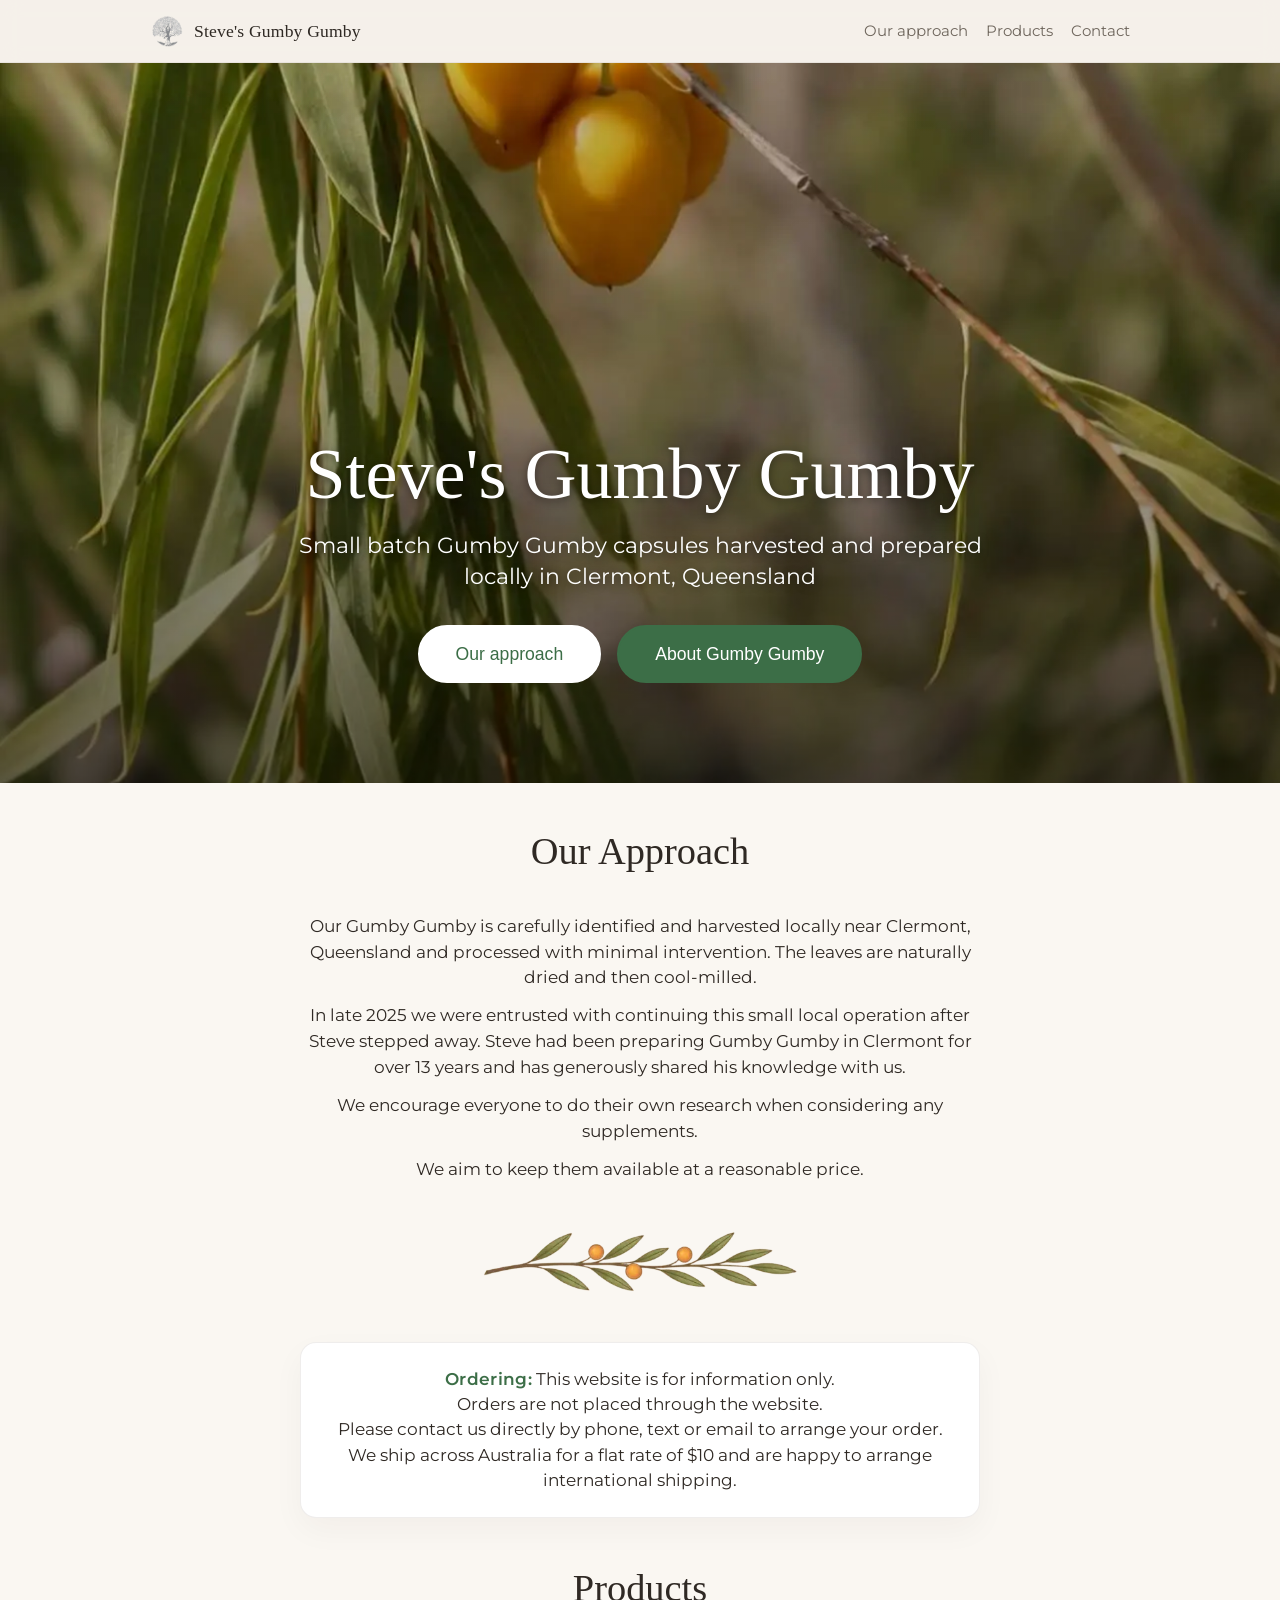
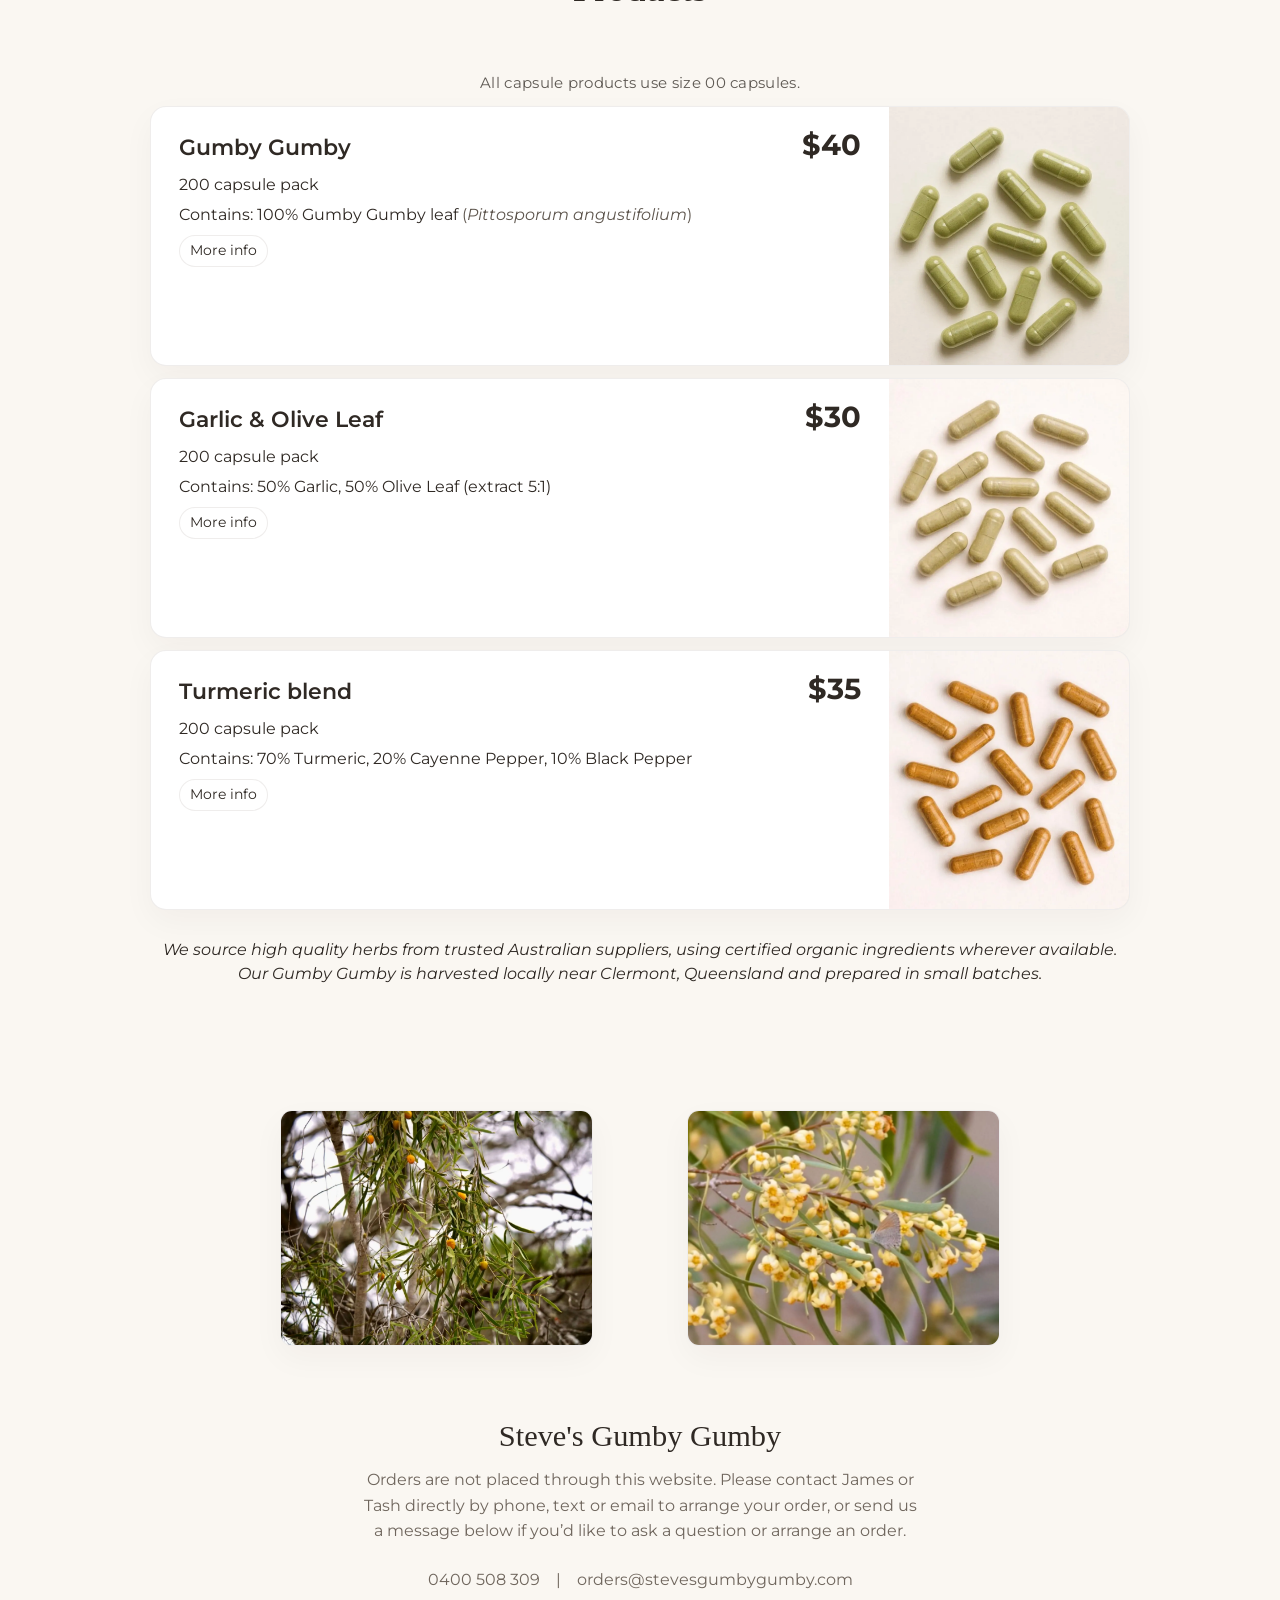
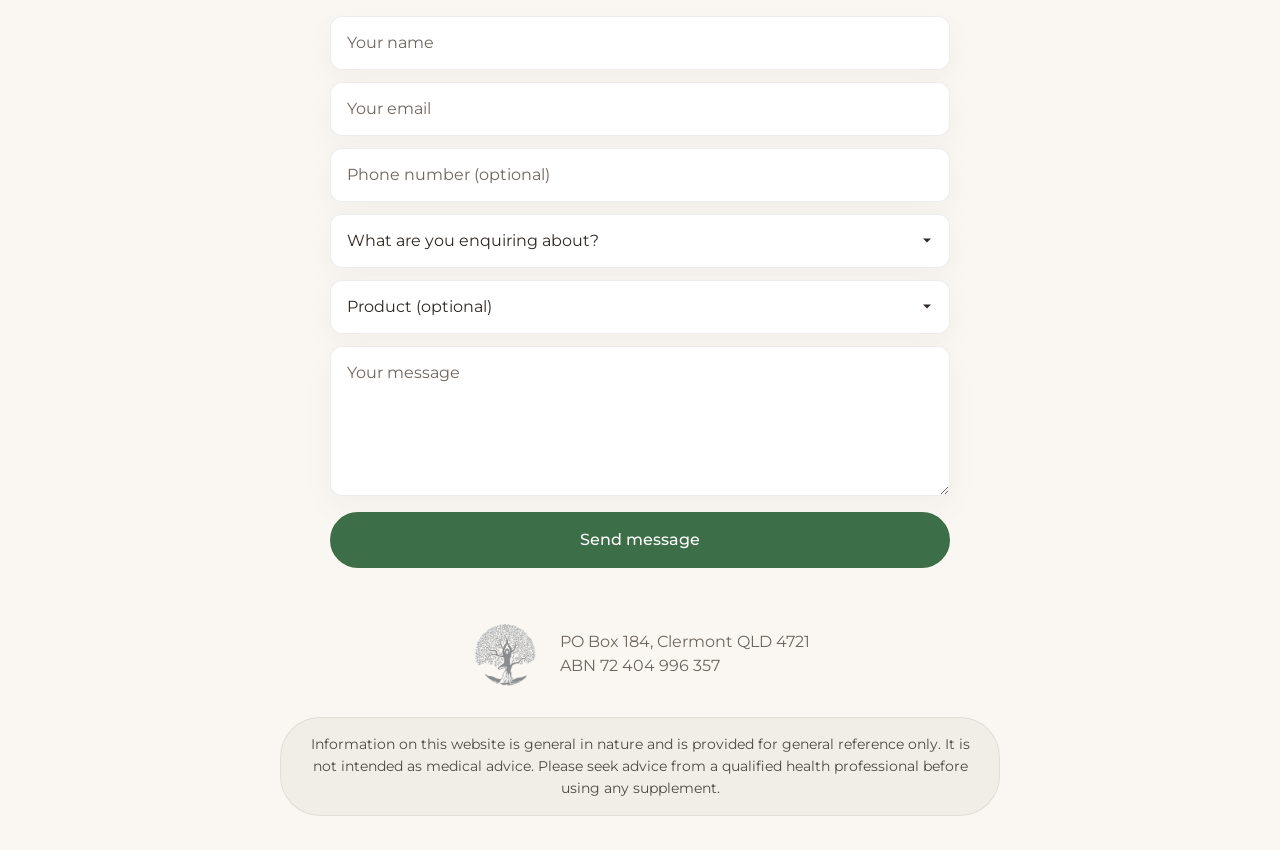
<file: index.html>
<!DOCTYPE html>
<html lang="en">

<head>
<meta charset="UTF-8" />
<!-- Google tag (gtag.js) -->
<script async src="https://www.googletagmanager.com/gtag/js?id=G-RG7TG7MCJ2"></script>
<script>
  window.dataLayer = window.dataLayer || [];
  function gtag(){dataLayer.push(arguments);}
  gtag('js', new Date());

  gtag('config', 'G-RG7TG7MCJ2');
</script>
<!-- umami tag -->
<script defer src="https://cloud.umami.is/script.js" data-website-id="03a95c8d-c876-46a6-98cc-812f60736de4"></script>
<meta name="viewport" content="width=device-width, initial-scale=1.0" />
<title>Gumby Gumby Capsules - Steve's Gumby Gumby Australia</title>
<meta name="description"
  content="Gumby Gumby capsules made from 100% Gumby Gumby leaf (Pittosporum angustifolium), a native Australian bushfood, prepared in Clermont Queensland." />
<meta name="author" content="Steve's Gumby Gumby" />
<meta name="google-site-verification" content="NRbT7FtsJwof7ALLgpfnWnp4af-YBBJ0Q4hUIQhBTkg" />
<meta property="og:title" content="Steve's Gumby Gumby | Gumby Gumby Capsules Australia" />
<meta property="og:description"
  content="Small-batch Gumby Gumby capsules and herbal blends from Clermont, Queensland." />
<meta property="og:type" content="website" />
<meta property="og:site_name" content="Steve's Gumby Gumby" />
<meta name="robots" content="index, follow" />
<meta property="og:url" content="https://stevesgumbygumby.com" />
<meta property="og:image" content="https://stevesgumbygumby.com/images/gumby-leaves-hero.webp" />
<link rel="canonical" href="https://stevesgumbygumby.com" />
<link rel="icon" type="image/png" href="images/logo.webp" />
<link rel="preconnect" href="https://fonts.googleapis.com" />
<link rel="preconnect" href="https://fonts.gstatic.com" crossorigin />
<link href="https://fonts.googleapis.com/css2?family=Montserrat:ital,wght@0,400;0,500;0,600;0,700;1,400&amp;display=swap"
  rel="stylesheet" />
<style>
  .skip-link,
  .sr-only {
    position: absolute;
  }

  .skip-link {
    left: 16px;
    top: 16px;
    z-index: 100;
    padding: 10px 14px;
    border-radius: 10px;
    background: #3c6e47;
    color: #fff;
    transform: translateY(-200%);
    transition: transform 0.2s ease;
  }

  .skip-link:focus {
    transform: translateY(0);
  }

  .sr-only {
    width: 1px;
    height: 1px;
    padding: 0;
    margin: -1px;
    overflow: hidden;
    clip: rect(0, 0, 0, 0);
    white-space: nowrap;
    border: 0;
  }
</style>
<link rel="stylesheet" href="main.css" />

<script type="application/ld+json">
{
  "@context": "https://schema.org",
  "@type": "ItemList",
  "itemListElement": [
    {
      "@type": "ListItem",
      "position": 1,
      "item": {
        "@type": "Product",
        "availability": "https://schema.org/InStock",
        "name": "Gumby Gumby capsules",
        "image": "https://stevesgumbygumby.com/images/premium-gumby-gumby.webp",
        "description": "200 capsule pack containing 100% Gumby Gumby leaf (Pittosporum angustifolium).",
        "brand": {
          "@type": "Brand",
          "name": "Steve's Gumby Gumby"
        },
        "offers": {
          "@type": "Offer",
          "priceCurrency": "AUD",
          "price": "40.00",
          "availability": "https://schema.org/InStock"
        }
      }
    },
    {
      "@type": "ListItem",
      "position": 2,
      "item": {
        "@type": "Product",
        "availability": "https://schema.org/InStock",
        "name": "Garlic & Olive Leaf blend capsules",
        "image": "https://stevesgumbygumby.com/images/immune-boost.webp",
        "description": "200 capsule pack containing 50% Garlic, 50% Olive Leaf.",
        "brand": {
          "@type": "Brand",
          "name": "Steve's Gumby Gumby"
        },
        "offers": {
          "@type": "Offer",
          "priceCurrency": "AUD",
          "price": "30.00",
          "availability": "https://schema.org/InStock"
        }
      }
    },
    {
      "@type": "ListItem",
      "position": 3,
      "item": {
        "@type": "Product",
        "availability": "https://schema.org/InStock",
        "name": "Turmeric blend capsules",
        "image": "https://stevesgumbygumby.com/images/arthritis-mix.webp",
        "description": "200 capsule pack containing 70% Turmeric, 20% Cayenne Pepper, 10% Black Pepper.",
        "brand": {
          "@type": "Brand",
          "name": "Steve's Gumby Gumby"
        },
        "offers": {
          "@type": "Offer",
          "priceCurrency": "AUD",
          "price": "35.00",
          "availability": "https://schema.org/InStock"
        }
      }
    }
  ]
}
</script>
</head>

<body id="top">
  <a class="skip-link" href="#main-content">Skip to content</a>
  <header class="topbar">
    <div class="container topbar-inner">
      <a class="brand" href="#top">
        <img src="images/logo.webp" alt="Steve's Gumby Gumby logo" class="logo">
        Steve's Gumby Gumby
      </a>
      <nav class="nav" aria-label="Primary">
        <a href="#approach">Our approach</a>
        <a href="#products">Products</a>
        <a href="#contact">Contact</a>
      </nav>
    </div>
  </header>

  <main id="main-content">
    <section class="hero-section">
      <div class="hero-bg">
        <img src="images/gumby-leaves-hero.webp" alt="Fresh Gumby Gumby leaves from Clermont, Queensland" />
      </div>
      <div class="hero-content">
        <h1>Steve's Gumby Gumby</h1>
        <p class="subheading">Small batch Gumby Gumby capsules harvested and prepared locally in Clermont, Queensland</p>
        <div class="hero-buttons">
          <a href="#approach" class="btn btn-secondary">Our approach</a>
          <a href="/gumby/" class="btn btn-primary">About Gumby Gumby</a>
        </div>
      </div>
    </section>

    <section class="section" id="approach">
      <div class="container">
        <h2 class="section-title">Our Approach</h2>
        <div class="approach">
          <p>Our Gumby Gumby is carefully identified and harvested locally near Clermont, Queensland and processed with minimal
            intervention. The leaves are naturally dried and then cool-milled.</p>
          <p>In late 2025 we were entrusted with continuing this small local operation after Steve stepped away.
            Steve had been preparing Gumby Gumby in Clermont for over 13 years and has generously shared his knowledge with us.
          </p>
          <p>We encourage everyone to do their own research when considering any supplements.</p>
          <p>We aim to keep them available at a reasonable price.</p>
        </div>

        <div class="gumby-divider">
          <img src="images/leaf-divider.webp" alt="Gumby Gumby botanical divider" loading="lazy">
        </div>
      </div>
    </section>

    <section class="section hero-info">
      <div class="container">
        <div class="ordering-note">
          <strong>Ordering:</strong> This website is for information only.<br>Orders are not placed through the website.<br>Please contact us directly by phone, text or email to arrange your order.
          <br>We ship across Australia for a flat rate of $10 and are happy to arrange international shipping.
        </div>
      </div>
    </section>

    <section class="section" id="products">
      <div class="container products">
        <h2 class="section-title">Products</h2>
        <p class="product-meta">
          All capsule products use size 00 capsules.
        </p>
        <!-- PRODUCT 1: Gumby Gumby -->
        <div class="flip-card" data-flip-card>
          <div class="flip-card-inner">
            <div class="flip-card-face flip-card-front">
              <div class="product-copy">
                <div class="product-top">
                  <h3>Gumby Gumby</h3>
                  <div class="price">$40</div>
                </div>
                <div class="pack">200 capsule pack</div>
                <div class="ingredients">Contains: 100% Gumby Gumby leaf <span class="latin">(<em>Pittosporum angustifolium</em>)</span></div>
                <button class="flip-toggle" type="button" data-flip-toggle data-umami-event="Gumby Gumby More Info" aria-label="Show more info about Gumby Gumby">More info</button>
              </div>
              <div class="product-image">
                <img src="images/premium-gumby-gumby.webp" alt="Gumby Gumby capsules" loading="lazy" />
              </div>
            </div>
            <div class="flip-card-face flip-card-back">
              <div class="product-copy back-copy">
                <h3>Gumby Gumby</h3>
                <p><em>Gumby Gumby is a native Australian plant with a long history of use in traditional Aboriginal bush medicine. People are drawn to it for many different reasons, and some choose to include it as part of their personal approach to wellbeing.</em></p>
                <button class="flip-toggle" type="button" data-flip-toggle data-umami-event="Gumby Gumby Back" aria-label="Back to product info">Back</button>
              </div>
            </div>
          </div>
        </div>

        <!-- PRODUCT 2: Garlic & Olive Leaf -->
        <div class="flip-card" data-flip-card>
          <div class="flip-card-inner">
            <div class="flip-card-face flip-card-front">
              <div class="product-copy">
                <div class="product-top">
                  <h3>Garlic & Olive Leaf</h3>
                  <div class="price">$30</div>
                </div>
                <div class="pack">200 capsule pack</div>
                <div class="ingredients">Contains: 50% Garlic, 50% Olive Leaf (extract 5:1)</div>
                <button class="flip-toggle" type="button" data-flip-toggle data-umami-event="Garlic Olive Leaf More Info" aria-label="Show more info about Garlic & Olive Leaf">More info</button>
              </div>
              <div class="product-image">
                <img src="images/immune-boost.webp" alt="Garlic and Olive Leaf capsules" loading="lazy" />
              </div>
            </div>
            <div class="flip-card-face flip-card-back">
              <div class="product-copy back-copy">
                <h3>Garlic & Olive Leaf</h3>
                <p><em>A blend of garlic and olive leaf, two herbs that have long been included in a wide range of traditional preparations. Many people keep this combination on hand for their own reasons and prefer to have it available when needed.</em></p>
                <button class="flip-toggle" type="button" data-flip-toggle data-umami-event="Garlic Olive Leaf Back" aria-label="Back to product info">Back</button>
              </div>
            </div>
          </div>
        </div>

        <!-- PRODUCT 3: Turmeric blend -->
        <div class="flip-card" data-flip-card>
          <div class="flip-card-inner">
            <div class="flip-card-face flip-card-front">
              <div class="product-copy">
                <div class="product-top">
                  <h3>Turmeric blend</h3>
                  <div class="price">$35</div>
                </div>
                <div class="pack">200 capsule pack</div>
                <div class="ingredients">Contains: 70% Turmeric, 20% Cayenne Pepper, 10% Black Pepper</div>
                <button class="flip-toggle" type="button" data-flip-toggle data-umami-event="Turmeric Blend More Info" aria-label="Show more info about Turmeric blend">More info</button>
              </div>
              <div class="product-image">
                <img src="images/arthritis-mix.webp" alt="Turmeric blend capsules" loading="lazy" />
              </div>
            </div>
            <div class="flip-card-face flip-card-back">
              <div class="product-copy back-copy">
                <h3>Turmeric blend</h3>
                <p><em>A traditional style blend combining turmeric, cayenne and black pepper, herbs that have often been prepared together in many herbal formulas. This blend is commonly chosen by those familiar with these ingredients and their traditional uses.</em></p>
                <button class="flip-toggle" type="button" data-flip-toggle data-umami-event="Turmeric Blend Back" aria-label="Back to product info">Back</button>
              </div>
            </div>
          </div>
        </div>

        <p class="organic" style="text-align:center;"><em>We source high quality herbs from trusted Australian suppliers, using certified organic ingredients wherever available.
        <br>Our Gumby Gumby is harvested locally near Clermont, Queensland and prepared in small batches.</em></p>
      </div>
    </section>

    <section class="section" id="gallery">
      <div class="container">
        <div class="gallery-grid">
          <figure class="gallery-card">
            <div class="gallery-media">
              <img src="images/gumby-tree.webp"
                alt="Gumby Gumby tree (Pittosporum angustifolium) growing in Queensland, Australia" loading="lazy" />
            </div>
          </figure>
          <figure class="gallery-card">
            <div class="gallery-media">
              <img src="images/gumby-leaves.webp" alt="Harvested Gumby Gumby leaves" loading="lazy" />
            </div>
          </figure>
        </div>
      </div>
    </section>

<section class="contact" id="contact">
  <div class="container">
    <div class="contact-brand">Steve's Gumby Gumby</div>

    <div class="contact-meta" style="max-width: 600px; margin: 6px auto 24px; padding: 0 20px; line-height: 1.6;">
  Orders are not placed through this website. Please contact James or Tash directly by phone, text or email to arrange your order, or send us a message below if you’d like to ask a question or arrange an order.
</div>

    <div class="contact-links">
      <a href="tel:0400508309" data-umami-event="Phone Click">0400 508 309</a>
      <span>|</span>
      <a href="mailto:orders@stevesgumbygumby.com" data-umami-event="Email Click">orders@stevesgumbygumby.com</a>
      </div>

<form
  class="contact-form"
  action="https://formspree.io/f/mojpvykn"
  method="POST"
  onsubmit="handleContactSubmit(event)"
>
  <input type="hidden" name="source" value="homepage">
  <input type="hidden" name="_subject" value="New website enquiry - Steve's Gumby Gumby">
  <input type="hidden" name="_replyto">

  <label class="sr-only" for="contact-name">Your name</label>
  <input
    id="contact-name"
    type="text"
    name="name"
    placeholder="Your name"
    autocomplete="name"
    required
    data-umami-event="Contact Form Started"
  >

  <label class="sr-only" for="contact-email">Your email</label>
  <input
    id="contact-email"
    type="email"
    name="email"
    placeholder="Your email"
    autocomplete="email"
    required
    data-umami-event="Contact Email Field Used"
  >

  <label class="sr-only" for="contact-phone">Phone number (optional)</label>
  <input
    id="contact-phone"
    type="text"
    name="phone"
    placeholder="Phone number (optional)"
    autocomplete="tel"
  >

  <label class="sr-only" for="enquiry_type">What are you enquiring about?</label>
  <select
    name="enquiry_type"
    id="enquiry_type"
    required
    data-umami-event="Enquiry Type Selected"
  >
    <option value="">What are you enquiring about?</option>
    <option value="Placing an order">Placing an order</option>
    <option value="Product question">Product question</option>
    <option value="General enquiry">General enquiry</option>
  </select>

  <label class="sr-only" for="product">Product (optional)</label>
  <select
    name="product"
    id="product"
    data-umami-event="Product Selected"
  >
    <option value="">Product (optional)</option>
    <option value="Gumby Gumby">Gumby Gumby</option>
    <option value="Garlic & Olive Leaf">Garlic & Olive Leaf</option>
    <option value="Turmeric blend">Turmeric blend</option>
    <option value="Not sure yet">Not sure yet</option>
  </select>

  <label class="sr-only" for="contact-message">Your message</label>
  <textarea
    id="contact-message"
    name="message"
    rows="5"
    placeholder="Your message"
    required
  ></textarea>

  <button
    type="submit"
    class="contact-form-button"
    data-umami-event="Contact Form Submit"
  >
    Send message
  </button>
  <p class="form-status" data-form-status role="status" aria-live="polite"></p>
</form>

    <div class="contact-info-wrapper">
      <img src="images/logo.webp" alt="Steve's Gumby Gumby Logo" class="contact-logo" loading="lazy">

      <div class="contact-details">
        <div class="contact-meta">
          PO Box 184, Clermont QLD 4721<br>
          ABN 72 404 996 357
        </div>
      </div>
    </div>

    <div class="disclaimer">
      <p style="margin:0;">Information on this website is general in nature and is provided for general reference only. It is not intended as medical advice. Please seek advice from a qualified health professional before using any supplement.
      </p>
    </div>
  </div>
</section>
  </main>

<script>
  document.addEventListener('DOMContentLoaded', function () {
    const cards = document.querySelectorAll('[data-flip-card]');

    cards.forEach((card) => {
      const buttons = card.querySelectorAll('[data-flip-toggle]');

      function setFlippedState(isFlipped) {
        card.classList.toggle('is-flipped', isFlipped);
        buttons.forEach((button) => {
          button.setAttribute('aria-expanded', String(isFlipped));
        });
      }

      card.style.cursor = 'pointer';

      card.addEventListener('click', function (e) {
        if (e.target.tagName === 'BUTTON') return;
        setFlippedState(!card.classList.contains('is-flipped'));
      });

      buttons.forEach((button) => {
        button.setAttribute('aria-expanded', 'false');
        button.addEventListener('click', function (e) {
          e.stopPropagation();
          setFlippedState(!card.classList.contains('is-flipped'));
        });
      });
    });
  });

  document.addEventListener('keydown', function (e) {
    if (e.key === 'Escape') {
      document.querySelectorAll('[data-flip-card].is-flipped').forEach((card) => {
        card.classList.remove('is-flipped');
        card.querySelectorAll('[data-flip-toggle]').forEach((button) => {
          button.setAttribute('aria-expanded', 'false');
        });
      });
    }
  });
</script>
<script>
  async function handleContactSubmit(event) {
    event.preventDefault();

    const form = event.target;
    const submitButton = form.querySelector('.contact-form-button');
    const status = form.querySelector('[data-form-status]');
    const originalButtonText = submitButton.textContent;

    submitButton.disabled = true;
    submitButton.setAttribute('aria-busy', 'true');
    submitButton.textContent = 'Sending...';
    status.textContent = '';

    try {
      const formData = new FormData(form);
      // Set reply-to as the user's email
      formData.set('_replyto', formData.get('email'));

      const response = await fetch(form.action, {
        method: 'POST',
        body: formData,
        headers: {
          'Accept': 'application/json'
        }
      });

      if (response.ok) {
        status.textContent = 'Message sent. Redirecting...';
        window.location.href = '/thanks.html';
      } else {
        status.textContent = 'Something went wrong. Please try again, or contact us by phone or email.';
        alert('Something went wrong. Please try again, or contact us by phone or email.');
        submitButton.disabled = false;
        submitButton.removeAttribute('aria-busy');
        submitButton.textContent = originalButtonText;
      }
    } catch (error) {
      status.textContent = 'Something went wrong. Please try again, or contact us by phone or email.';
      alert('Something went wrong. Please try again, or contact us by phone or email.');
      submitButton.disabled = false;
      submitButton.removeAttribute('aria-busy');
      submitButton.textContent = originalButtonText;
    }
  }
</script>
</body>

</html>
</file>
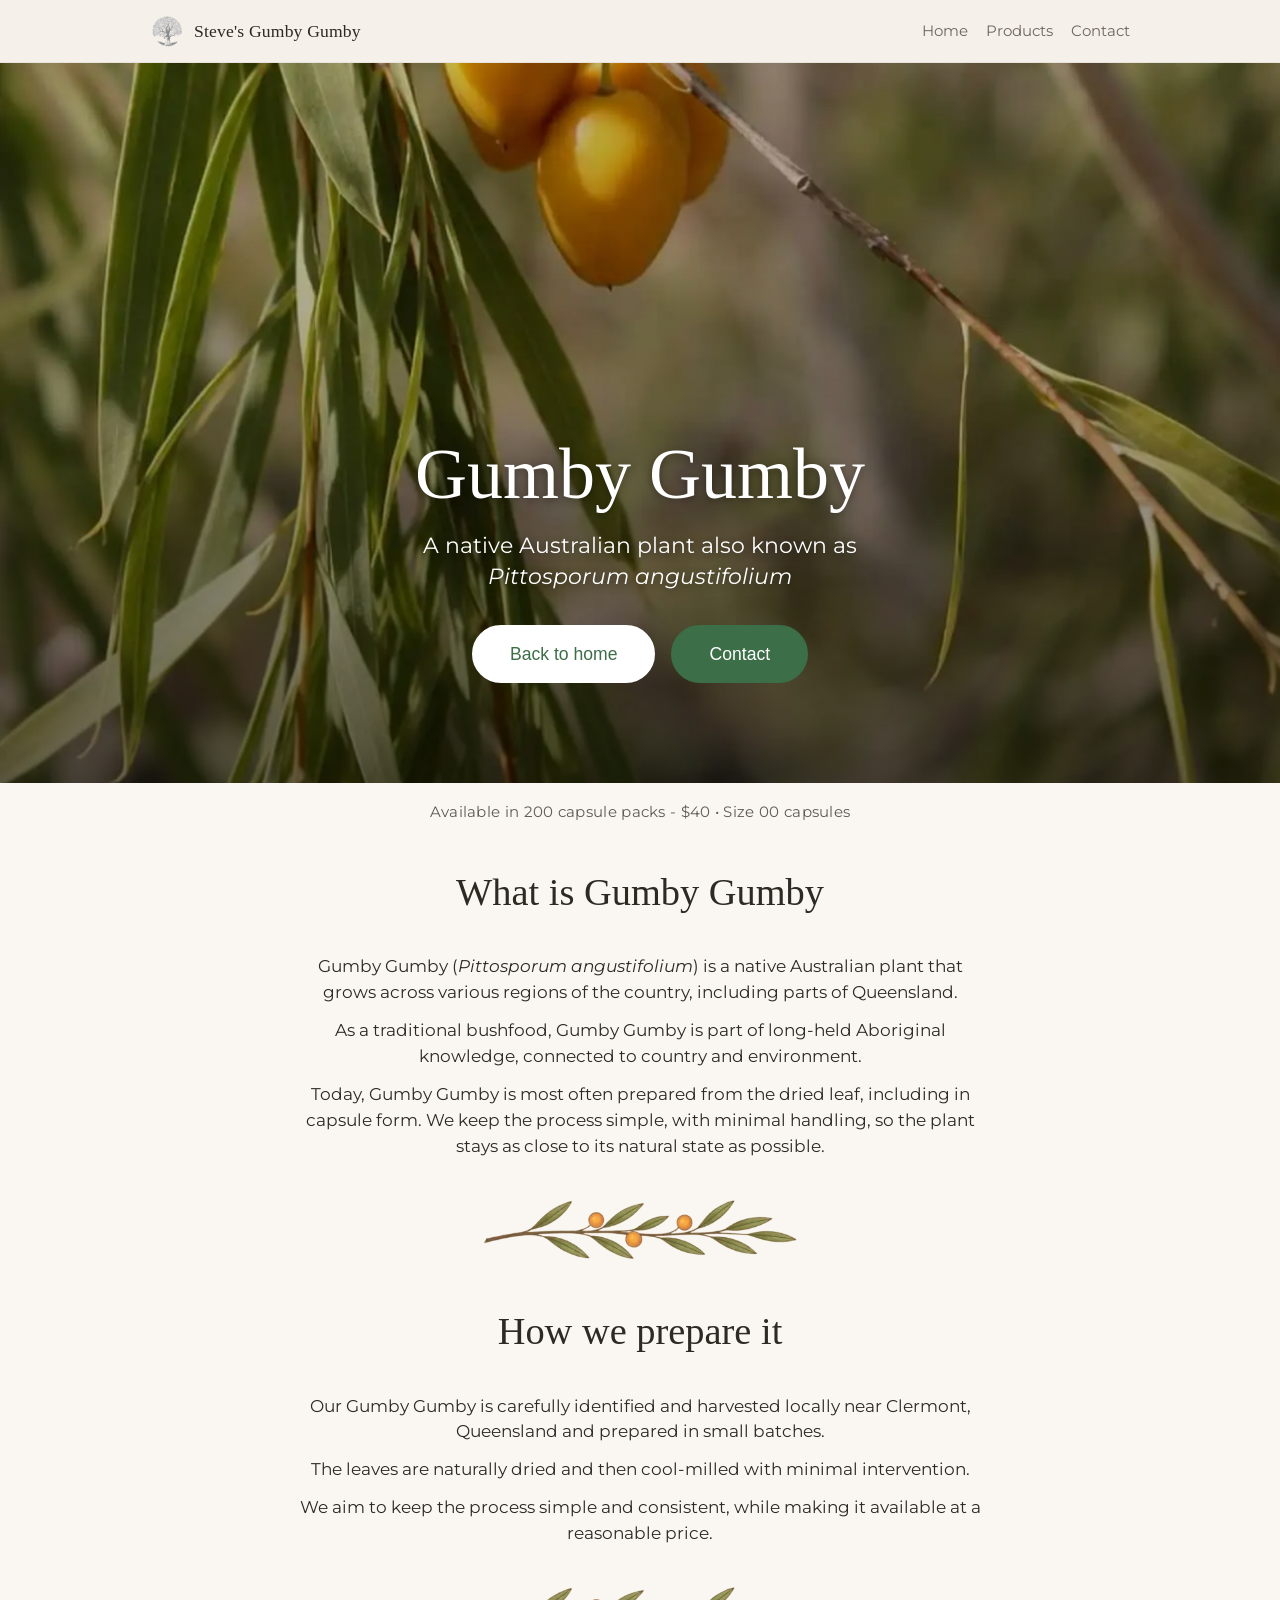
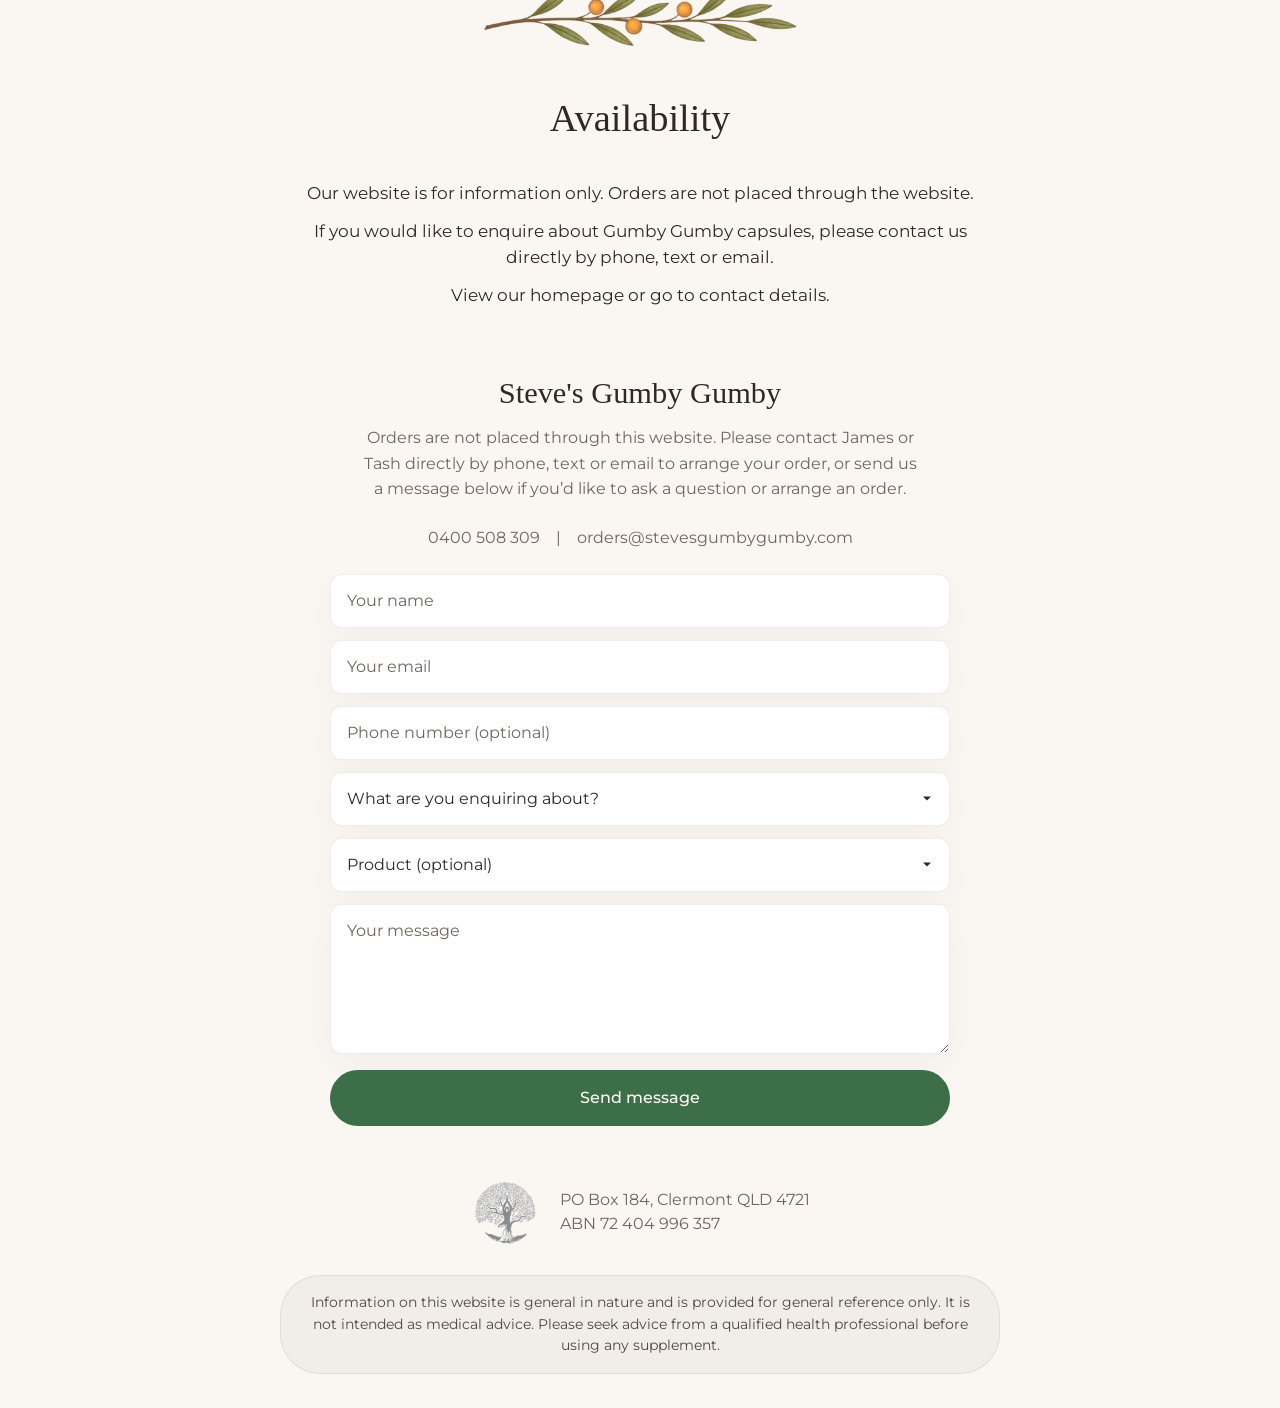
<file: gumby/index.html>
<!DOCTYPE html>
<html lang="en">

<head>
<meta charset="UTF-8" />
<meta name="viewport" content="width=device-width, initial-scale=1.0" />

<title>Gumby Gumby | Steve's Gumby Gumby Australia</title>
<meta name="description"
  content="Learn more about Gumby Gumby, also known as Pittosporum angustifolium, a native Australian plant prepared in small batches near Clermont, Queensland." />
<meta name="author" content="Steve's Gumby Gumby" />
<meta name="robots" content="index, follow" />

<meta property="og:title" content="Gumby Gumby | Steve's Gumby Gumby Australia" />
<meta property="og:description"
  content="Learn more about Gumby Gumby, a native Australian plant prepared in small batches near Clermont, Queensland." />
<meta property="og:type" content="website" />
<meta property="og:site_name" content="Steve's Gumby Gumby" />
<meta property="og:url" content="https://stevesgumbygumby.com/gumby/" />
<meta property="og:image" content="https://stevesgumbygumby.com/images/gumby-leaves-hero.webp" />

<link rel="canonical" href="https://stevesgumbygumby.com/gumby/" />
<link rel="icon" type="image/png" href="/images/logo.webp" />
<link rel="preconnect" href="https://fonts.googleapis.com" />
<link rel="preconnect" href="https://fonts.gstatic.com" crossorigin />
<link href="https://fonts.googleapis.com/css2?family=Montserrat:ital,wght@0,400;0,500;0,600;0,700;1,400&amp;display=swap"
  rel="stylesheet" />
<style>
  .skip-link,
  .sr-only {
    position: absolute;
  }

  .skip-link {
    left: 16px;
    top: 16px;
    z-index: 100;
    padding: 10px 14px;
    border-radius: 10px;
    background: #3c6e47;
    color: #fff;
    transform: translateY(-200%);
    transition: transform 0.2s ease;
  }

  .skip-link:focus {
    transform: translateY(0);
  }

  .sr-only {
    width: 1px;
    height: 1px;
    padding: 0;
    margin: -1px;
    overflow: hidden;
    clip: rect(0, 0, 0, 0);
    white-space: nowrap;
    border: 0;
  }
</style>
<link rel="stylesheet" href="/main.css" />

<script async src="https://www.googletagmanager.com/gtag/js?id=G-RG7TG7MCJ2"></script>
<script>
  window.dataLayer = window.dataLayer || [];
  function gtag(){dataLayer.push(arguments);}
  gtag('js', new Date());
  gtag('config', 'G-RG7TG7MCJ2');
</script>

<script defer src="https://cloud.umami.is/script.js" data-website-id="03a95c8d-c876-46a6-98cc-812f60736de4"></script>

<script type="application/ld+json">
{
  "@context": "https://schema.org",
  "@type": "Product",
  "name": "Gumby Gumby Capsules (200 capsules)",
  "image": "https://stevesgumbygumby.com/images/premium-gumby-gumby.webp",
  "description": "200 capsule pack containing 100% Gumby Gumby leaf (Pittosporum angustifolium), prepared in small batches near Clermont, Queensland.",
  "brand": {
    "@type": "Brand",
    "name": "Steve's Gumby Gumby"
  },
  "offers": {
  "@type": "Offer",
  "url": "https://stevesgumbygumby.com/gumby/",
  "priceCurrency": "AUD",
  "price": "40.00",
  "availability": "https://schema.org/InStock",
  "priceValidUntil": "2026-12-31"
}
}
</script>
</head>

<body id="top">
  <a class="skip-link" href="#main-content">Skip to content</a>
  <header class="topbar">
    <div class="container topbar-inner">
      <a class="brand" href="/">
        <img src="/images/logo.webp" alt="Steve's Gumby Gumby logo" class="logo">
        Steve's Gumby Gumby
      </a>
      <nav class="nav" aria-label="Primary">
        <a href="/">Home</a>
        <a href="/#products">Products</a>
        <a href="/#contact">Contact</a>
      </nav>
    </div>
  </header>

  <main id="main-content">
    <section class="hero-section">
      <div class="hero-bg">
        <img src="/images/gumby-leaves-hero.webp" alt="Fresh Gumby Gumby leaves from Clermont, Queensland" />
      </div>
      <div class="hero-content">
        <h1>Gumby Gumby</h1>
        <p class="subheading">A native Australian plant also known as <br>
          <em>Pittosporum angustifolium</em></p>
        <div class="hero-buttons">
          <a href="/" class="btn btn-secondary">Back to home</a>
          <a href="/#contact" class="btn btn-primary">Contact</a>
        </div>
      </div>
    </section>

<p class="product-meta">
  Available in 200 capsule packs - $40 • Size 00 capsules
</p>

    <section class="section">
      <div class="container" style="max-width: 820px;">
        <h2 class="section-title">What is Gumby Gumby</h2>

        <div class="approach">
          <p>
            Gumby Gumby (<em>Pittosporum angustifolium</em>) is a native Australian plant that grows across various regions of the country, including parts of Queensland.
          </p>

          <p>
            As a traditional bushfood, Gumby Gumby is part of long-held Aboriginal knowledge, connected to country and environment.          </p>

          <p>
            Today, Gumby Gumby is most often prepared from the dried leaf, including in capsule form. We keep the process simple, with minimal handling, so the plant stays as close to its natural state as possible.          </p>
        </div>

        <div class="gumby-divider" style="margin-top: 36px; margin-bottom: 36px;">
          <img src="/images/leaf-divider.webp" alt="Gumby Gumby botanical divider" loading="lazy">
        </div>

        <h2 class="section-title">How we prepare it</h2>

        <div class="approach">
          <p>
            Our Gumby Gumby is carefully identified and harvested locally near Clermont, Queensland and prepared in small batches.
          </p>

          <p>
            The leaves are naturally dried and then cool-milled with minimal intervention.
          </p>

          <p>
            We aim to keep the process simple and consistent, while making it available at a reasonable price.
          </p>
        </div>

        <div class="gumby-divider" style="margin-top: 36px; margin-bottom: 36px;">
          <img src="/images/leaf-divider.webp" alt="Gumby Gumby botanical divider" loading="lazy">
        </div>

        <h2 class="section-title">Availability</h2>

        <div class="approach">
          <p>
            Our website is for information only. Orders are not placed through the website.
          </p>

          <p>
            If you would like to enquire about Gumby Gumby capsules, please contact us directly by phone, text or email.
          </p>

          <p>
            <a href="/">View our homepage</a> or <a href="/#contact">go to contact details</a>.
          </p>
        </div>
      </div>
    </section>

<section class="contact" id="contact">
  <div class="container">
    <div class="contact-brand">Steve's Gumby Gumby</div>

    <div class="contact-meta" style="max-width: 600px; margin: 6px auto 24px; padding: 0 20px; line-height: 1.6;">
  Orders are not placed through this website. Please contact James or Tash directly by phone, text or email to arrange your order, or send us a message below if you’d like to ask a question or arrange an order.
</div>

    <div class="contact-links">
<a href="tel:0400508309" data-umami-event="Phone Click">0400 508 309</a>
<span>|</span>
<a href="mailto:orders@stevesgumbygumby.com" data-umami-event="Email Click">orders@stevesgumbygumby.com</a>
    </div>

<form
  class="contact-form"
  action="https://formspree.io/f/mojpvykn"
  method="POST"
  onsubmit="handleContactSubmit(event)"
>
  <input type="hidden" name="source" value="gumby-page">
  <input type="hidden" name="_subject" value="New website enquiry - Steve's Gumby Gumby">
  <input type="hidden" name="_replyto">

  <label class="sr-only" for="gumby-contact-name">Your name</label>
  <input
    id="gumby-contact-name"
    type="text"
    name="name"
    placeholder="Your name"
    autocomplete="name"
    required
    data-umami-event="Contact Form Started"
  >

  <label class="sr-only" for="gumby-contact-email">Your email</label>
  <input
    id="gumby-contact-email"
    type="email"
    name="email"
    placeholder="Your email"
    autocomplete="email"
    required
    data-umami-event="Contact Email Field Used"
  >

  <label class="sr-only" for="gumby-contact-phone">Phone number (optional)</label>
  <input
    id="gumby-contact-phone"
    type="text"
    name="phone"
    placeholder="Phone number (optional)"
    autocomplete="tel"
  >

  <label class="sr-only" for="gumby-enquiry-type">What are you enquiring about?</label>
  <select
    name="enquiry_type"
    id="gumby-enquiry-type"
    required
    data-umami-event="Enquiry Type Selected"
  >
    <option value="">What are you enquiring about?</option>
    <option value="Placing an order">Placing an order</option>
    <option value="Product question">Product question</option>
    <option value="General enquiry">General enquiry</option>
  </select>

  <label class="sr-only" for="gumby-product">Product (optional)</label>
  <select
    name="product"
    id="gumby-product"
    data-umami-event="Product Selected"
  >
    <option value="">Product (optional)</option>
    <option value="Gumby Gumby">Gumby Gumby</option>
    <option value="Garlic & Olive Leaf">Garlic & Olive Leaf</option>
    <option value="Turmeric blend">Turmeric blend</option>
    <option value="Moringa">Moringa</option>
    <option value="Not sure yet">Not sure yet</option>
  </select>

  <label class="sr-only" for="gumby-contact-message">Your message</label>
  <textarea
    id="gumby-contact-message"
    name="message"
    rows="5"
    placeholder="Your message"
    required
  ></textarea>

  <button
    type="submit"
    class="contact-form-button"
    data-umami-event="Contact Form Submit"
  >
    Send message
  </button>
  <p class="form-status" data-form-status role="status" aria-live="polite"></p>
</form>

    <div class="contact-info-wrapper">
      <img src="/images/logo.webp" alt="Steve's Gumby Gumby Logo" class="contact-logo" loading="lazy">

      <div class="contact-details">
        <div class="contact-meta">
          PO Box 184, Clermont QLD 4721<br>
          ABN 72 404 996 357
        </div>
      </div>
    </div>

    <div class="disclaimer">
      <p style="margin:0;">
        Information on this website is general in nature and is provided for general reference only. It is not intended as medical advice. Please seek advice from a qualified health professional before using any supplement.
      </p>
    </div>
  </div>
</section>
  </main>

  <script>
  async function handleContactSubmit(event) {
    event.preventDefault();

    const form = event.target;
    const submitButton = form.querySelector('.contact-form-button');
    const status = form.querySelector('[data-form-status]');
    const originalButtonText = submitButton.textContent;

    submitButton.disabled = true;
    submitButton.setAttribute('aria-busy', 'true');
    submitButton.textContent = 'Sending...';
    status.textContent = '';

    try {
      const formData = new FormData(form);
      // Set reply-to as the user's email
      formData.set('_replyto', formData.get('email'));

      const response = await fetch(form.action, {
        method: 'POST',
        body: formData,
        headers: {
          'Accept': 'application/json'
        }
      });

      if (response.ok) {
        status.textContent = 'Message sent. Redirecting...';
        window.location.href = '/thanks.html';
      } else {
        status.textContent = 'Something went wrong. Please try again, or contact us by phone or email.';
        alert('Something went wrong. Please try again, or contact us by phone or email.');
        submitButton.disabled = false;
        submitButton.removeAttribute('aria-busy');
        submitButton.textContent = originalButtonText;
      }
    } catch (error) {
      status.textContent = 'Something went wrong. Please try again, or contact us by phone or email.';
      alert('Something went wrong. Please try again, or contact us by phone or email.');
      submitButton.disabled = false;
      submitButton.removeAttribute('aria-busy');
      submitButton.textContent = originalButtonText;
    }
  }
</script>
</body>



</html>
</file>
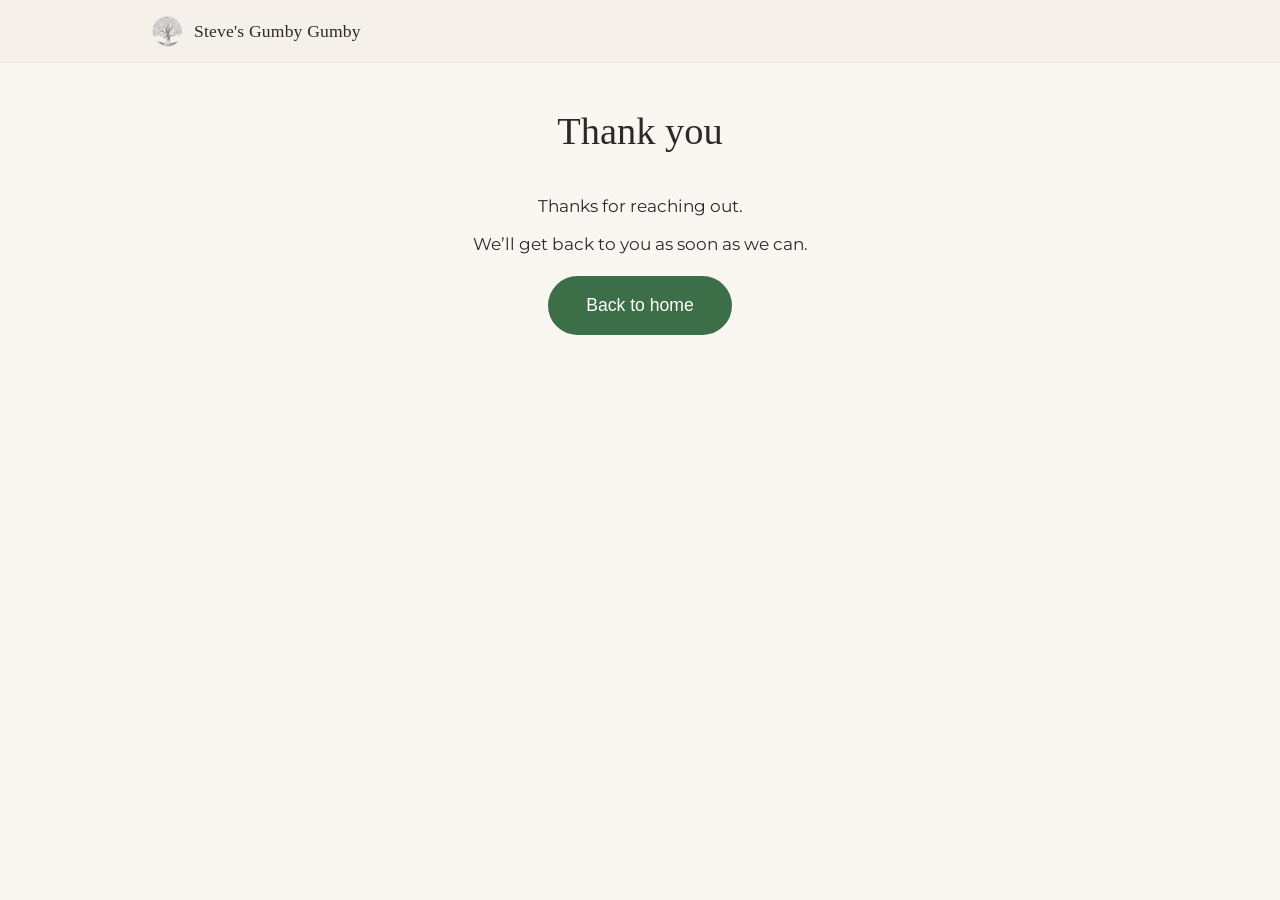
<file: thanks.html>
<!DOCTYPE html>
<html lang="en">

<head>
<meta charset="UTF-8" />
<meta name="viewport" content="width=device-width, initial-scale=1.0" />

<title>Thank you | Steve's Gumby Gumby</title>
<meta name="description" content="Thank you for your enquiry." />
<meta name="robots" content="noindex, follow" />

<link rel="canonical" href="https://stevesgumbygumby.com/thanks.html" />
<link rel="icon" type="image/png" href="images/logo.webp" />

<link rel="preconnect" href="https://fonts.googleapis.com" />
<link rel="preconnect" href="https://fonts.gstatic.com" crossorigin />
<link href="https://fonts.googleapis.com/css2?family=Montserrat:ital,wght@0,400;0,500;0,600;1,400&amp;display=swap" rel="stylesheet" />

<link rel="stylesheet" href="main.css" />

<!-- Google Analytics -->
<script async src="https://www.googletagmanager.com/gtag/js?id=G-RG7TG7MCJ2"></script>
<script>
  window.dataLayer = window.dataLayer || [];
  function gtag(){dataLayer.push(arguments);}
  gtag('js', new Date());
  gtag('config', 'G-RG7TG7MCJ2');
</script>

<!-- Umami -->
<script defer src="https://cloud.umami.is/script.js" data-website-id="03a95c8d-c876-46a6-98cc-812f60736de4"></script>

</head>

<body>

<header class="topbar">
  <div class="container topbar-inner">
    <a class="brand" href="/">
      <img src="images/logo.webp" alt="Steve's Gumby Gumby logo" class="logo">
      Steve's Gumby Gumby
    </a>
  </div>
</header>

<main>
  <section class="section">
    <div class="container" style="max-width: 720px; text-align: center;">

      <h1 class="section-title">Thank you</h1>

      <div class="approach">
        <p>Thanks for reaching out.</p>

        <p>We’ll get back to you as soon as we can.</p>

        <p style="margin-top: 20px;">
          <a href="/" class="btn btn-primary">Back to home</a>
        </p>

      </div>

    </div>
  </section>
</main>

</body>
</html>
</file>
<file: main.css>
:root {
  --bg: #faf7f2;
  --panel: #ffffff;
  --panel-strong: #ffffff;
  --text: #2f2924;
  --muted: #6f665d;
  --line: rgba(120, 108, 97, 0.12);
  --shadow: 0 12px 32px rgba(48, 37, 29, 0.04);
  --radius: 16px;
  --max: 980px;
}

* {
  box-sizing: border-box;
}

html {
  scroll-behavior: smooth;
}

body {
  margin: 0;
  font-family: 'Montserrat', sans-serif;
  color: var(--text);
  background: var(--bg);
  line-height: 1.5;
}

.skip-link,
.sr-only {
  position: absolute;
}

.skip-link {
  left: 16px;
  top: 16px;
  z-index: 100;
  padding: 10px 14px;
  border-radius: 10px;
  background: #3c6e47;
  color: #fff;
  transform: translateY(-200%);
  transition: transform 0.2s ease;
}

.skip-link:focus {
  transform: translateY(0);
}

.sr-only {
  width: 1px;
  height: 1px;
  padding: 0;
  margin: -1px;
  overflow: hidden;
  clip: rect(0, 0, 0, 0);
  white-space: nowrap;
  border: 0;
}

img {
  max-width: 100%;
  display: block;
}

a {
  color: inherit;
  text-decoration: none;
}

.container {
  width: min(calc(100% - 32px), var(--max));
  margin: 0 auto;
}

.topbar {
  position: sticky;
  top: 0;
  z-index: 20;
  backdrop-filter: blur(10px);
  background: rgba(244, 239, 233, 0.88);
  border-bottom: 1px solid rgba(120, 108, 97, 0.1);
}

.topbar-inner {
  display: flex;
  justify-content: space-between;
  align-items: center;
  gap: 18px;
  padding: 14px 0;
}

.brand {
  display: flex;
  align-items: center;
  gap: 10px;
  font-family: Georgia, "Times New Roman", serif;
  font-size: 1.1rem;
  letter-spacing: 0.01em;
}

.logo {
  width: 34px;
  height: 34px;
  object-fit: contain;
}

.nav {
  display: flex;
  flex-wrap: wrap;
  gap: 18px;
  font-size: 0.95rem;
  color: var(--muted);
}

.nav a:hover {
  color: var(--text);
}

.hero-section {
  position: relative;
  width: 100%;
  min-height: 80vh;
  display: flex;
  align-items: flex-end;
  justify-content: center;
  padding: 60px 20px 80px;
  overflow: hidden;
}

.hero-bg {
  position: absolute;
  inset: 0;
  z-index: 1;
}

.hero-bg img {
  width: 100%;
  height: 100%;
  object-fit: cover;
  object-position: center;
}

.hero-bg::after {
  content: "";
  position: absolute;
  inset: 0;
  background: linear-gradient(to top, rgba(0, 0, 0, 0.5) 0%, rgba(0, 0, 0, 0.1) 60%, rgba(0, 0, 0, 0) 100%);
}

.hero-content {
  position: relative;
  z-index: 2;
  text-align: center;
  color: #fff;
  max-width: 800px;
  padding-bottom: 20px;
}

.hero-content h1 {
  margin: 0;
  font-family: Georgia, "Times New Roman", serif;
  font-size: clamp(2.5rem, 8vw, 4.5rem);
  font-weight: 500;
  line-height: 1.1;
  text-shadow: 0 2px 8px rgba(0, 0, 0, 0.4);
}

.hero-content .subheading {
  margin: 16px auto 32px;
  max-width: 48ch;
  font-size: clamp(1.1rem, 4vw, 1.4rem);
  text-shadow: 0 2px 8px rgba(0, 0, 0, 0.4);
  line-height: 1.4;
}

.hero-buttons {
  display: flex;
  gap: 16px;
  justify-content: center;
  flex-wrap: wrap;
}

.btn {
  display: inline-flex;
  align-items: center;
  justify-content: center;
  padding: 14px 36px;
  border-radius: 40px;
  font-size: 1.1rem;
  font-weight: 500;
  text-decoration: none;
  transition: all 0.25s ease;
  font-family: -apple-system, BlinkMacSystemFont, "Segoe UI", Roboto, sans-serif;
}

.btn-primary {
  background: #3c6e47;
  color: #fff !important;
  border: 2px solid #3c6e47;
}

.btn-primary:hover {
  background: #2a5033;
  border-color: #2a5033;
  transform: translateY(-2px);
  box-shadow: 0 8px 16px rgba(42, 80, 51, 0.2);
}

.btn-secondary {
  background: #fff;
  color: #3c6e47 !important;
  border: 2px solid #fff;
}

.btn-secondary:hover {
  background: #fdfdfd;
  transform: translateY(-2px);
  box-shadow: 0 8px 16px rgba(0, 0, 0, 0.06);
}

.ordering-note {
  max-width: 680px;
  margin: 0 auto;
  padding: 24px;
  background: var(--panel);
  border: 1px solid var(--line);
  border-radius: var(--radius);
  font-size: 1.05rem;
  color: var(--text);
  text-align: center;
  box-shadow: var(--shadow);
}

.ordering-note strong {
  color: #3c6e47;
  font-weight: 600;
  letter-spacing: 0.02em;
}

.section {
  padding: 40px 0;
  scroll-margin-top: 80px;
}

.section-title {
  text-align: center;
  margin: 0 0 24px;
  font-family: Georgia, "Times New Roman", serif;
  font-size: clamp(2rem, 3vw, 2.5rem);
  font-weight: 500;
}

.products {
  display: grid;
  gap: 12px;
}

.flip-card {
  width: 100%;
}

.flip-card-inner {
  position: relative;
  width: 100%;
  min-height: 260px;
}

.flip-card-face {
  position: absolute;
  inset: 0;
  border: 1px solid var(--line);
  border-radius: var(--radius);
  overflow: hidden;
  background: var(--panel);
  box-shadow: var(--shadow);
  opacity: 1;
  transition: opacity 0.4s ease, transform 0.2s ease, box-shadow 0.2s ease;
}

.flip-card-front {
  display: grid;
  grid-template-columns: 1.25fr 240px;
}

.flip-card-back {
  display: grid;
  grid-template-columns: 1fr;
  opacity: 0;
  pointer-events: none;
}

.flip-card.is-flipped .flip-card-front {
  opacity: 0;
  pointer-events: none;
}

.flip-card.is-flipped .flip-card-back {
  opacity: 1;
  pointer-events: auto;
}

.flip-card:hover .flip-card-face {
  box-shadow: 0 16px 40px rgba(48, 37, 29, 0.08);
  transform: translateY(-2px);
}

.product-copy {
  padding: 24px 28px;
}

.back-copy {
  width: 100%;
  padding: 24px 28px;
  display: flex;
  flex-direction: column;
  justify-content: center;
  align-items: flex-start;
  min-height: 260px;
}

.back-copy h3 {
  margin: 0 0 16px;
  font-size: 1.4rem;
  font-weight: 600;
}

.back-copy p {
  margin: 0 0 10px;
  font-size: 0.98rem;
  line-height: 1.45;
}

.back-copy p:last-of-type {
  margin-bottom: 14px;
}

.flip-toggle {
  margin-top: 8px;
  display: inline-flex;
  align-items: center;
  justify-content: center;
  padding: 4px 10px;
  border: 1px solid var(--line);
  border-radius: 999px;
  background: #fff;
  color: var(--text);
  font: inherit;
  cursor: pointer;
  transition: all 0.2s ease;
  font-size: 0.9rem;
  width: fit-content;
}

.flip-toggle:hover {
  background: #f5f1eb;
  border-color: #5f574f;
}

.flip-toggle:focus {
  outline: 2px solid #3c6e47;
  outline-offset: 2px;
}

.product-top {
  display: flex;
  justify-content: space-between;
  gap: 12px;
  align-items: start;
  margin-bottom: 8px;
}

h3 {
  margin: 0;
  font-size: 1.4rem;
  font-weight: 600;
}

.price {
  font-size: 1.8rem;
  font-weight: 700;
  line-height: 1;
  white-space: nowrap;
}

.pack {
  font-size: 1rem;
  margin-bottom: 6px;
}

.ingredients {
  font-size: 1rem;
}

.ingredients em,
.ingredients .latin {
  color: #5f574f;
}

.product-image {
  background: linear-gradient(180deg, rgba(236, 230, 222, 0.95) 0%, rgba(222, 214, 204, 0.95) 100%);
  position: relative;
  min-height: 100%;
}

.product-image img {
  width: 100%;
  height: 100%;
  object-fit: cover;
  object-position: center center;
  opacity: 0.95;
}

.approach {
  text-align: center;
  max-width: 700px;
  margin: 0 auto 4px;
  padding: 8px 0 0;
}

.approach p {
  margin: 0 0 12px;
  font-size: 1.08rem;
}

.gumby-divider {
  text-align: center;
  margin: 45px 0 1px;
}

.gumby-divider img {
  width: 320px;
  max-width: 48%;
  opacity: 0.85;
  display: block;
  margin: 0 auto;
}

.hero-info {
  padding-top: 2px;
  padding-bottom: 2px;
}

.gallery-grid {
  display: grid;
  grid-template-columns: repeat(2, minmax(0, 1fr));
  max-width: 800px;
  margin: 12px auto 0;
  gap: 14px;
  align-items: start;
}

.gallery-card {
  background: var(--panel-strong);
  border: 1px solid var(--line);
  border-radius: 12px;
  overflow: hidden;
  box-shadow: var(--shadow);
}

.gallery-media {
  aspect-ratio: 4 / 3;
  background: linear-gradient(135deg, #d8d1c8 0%, #ede7de 100%);
  overflow: hidden;
}

.gallery-media img {
  width: 100%;
  height: 100%;
  object-fit: cover;
}

.contact {
  text-align: center;
  padding: 12px 0 34px;
}

.contact-form {
  max-width: 620px;
  margin: 24px auto 0;
  display: grid;
  gap: 12px;
}

.contact-form select,
.contact-form input,
.contact-form textarea,
.contact-form button {
  width: 100%;
}

#order-fields {
  display: grid;
  gap: 14px;
}

.contact-form input,
.contact-form textarea {
  width: 100%;
  padding: 14px 16px;
  border: 1px solid var(--line);
  border-radius: 12px;
  background: #fff;
  color: var(--text);
  font: inherit;
  resize: vertical;
  box-shadow: var(--shadow);
}

.contact-form select {
  width: 100%;
  padding: 14px 16px;
  border: 1px solid var(--line);
  border-radius: 12px;
  background: #fff;
  color: var(--text);
  font: inherit;
  box-shadow: var(--shadow);
  cursor: pointer;

  appearance: none;
  -webkit-appearance: none;
  -moz-appearance: none;

  background-image: url("data:image/svg+xml;utf8,<svg fill='%232f2924' height='20' viewBox='0 0 20 20' width='20' xmlns='http://www.w3.org/2000/svg'><path d='M5 7l5 5 5-5z'/></svg>");
  background-repeat: no-repeat;
  background-position: right 14px center;
  background-size: 16px;
}

.contact-form select:focus {
  outline: 2px solid rgba(60, 110, 71, 0.22);
  outline-offset: 1px;
  border-color: rgba(60, 110, 71, 0.35);
}

.contact-form input::placeholder,
.contact-form textarea::placeholder {
  color: var(--muted);
}

.contact-form input:focus,
.contact-form textarea:focus {
  outline: 2px solid rgba(60, 110, 71, 0.22);
  outline-offset: 1px;
  border-color: rgba(60, 110, 71, 0.35);
}

.contact-form-button {
  display: inline-flex;
  align-items: center;
  justify-content: center;
  padding: 14px 22px;
  border: 2px solid #3c6e47;
  border-radius: 999px;
  background: #3c6e47;
  color: #fff;
  font: inherit;
  font-weight: 500;
  cursor: pointer;
  transition: all 0.25s ease;
  width: fit-content;
  margin: 4px auto 0;
}

.contact-form-button:hover {
  background: #2a5033;
  border-color: #2a5033;
  transform: translateY(-1px);
  box-shadow: 0 8px 16px rgba(42, 80, 51, 0.18);
}

.contact-form-button:focus {
  outline: 2px solid rgba(60, 110, 71, 0.22);
  outline-offset: 2px;
}

.contact-form-button:disabled {
  cursor: wait;
  opacity: 0.8;
  transform: none;
  box-shadow: none;
}

@media (max-width: 760px) {
  .contact-form {
    margin-top: 20px;
  }

  .contact-form input,
  .contact-form textarea {
    padding: 13px 14px;
  }

  .contact-form-button {
    width: 100%;
  }
}

.product-meta {
  text-align: center;
  margin: 18px 0 0;
  font-size: 0.95rem;
  color: #5f5a54;
  letter-spacing: 0.02em;
}

.contact-brand {
  font-family: Georgia, "Times New Roman", serif;
  font-size: 1.9rem;
  margin-bottom: 8px;
}

.form-status {
  min-height: 1.5em;
  margin: 4px 0 0;
  color: var(--muted);
  font-size: 0.95rem;
}

.contact-meta,
.contact-links {
  color: var(--muted);
  font-size: 1rem;
}

.contact-links {
  margin-top: 10px;
  display: flex;
  justify-content: center;
  gap: 16px;
  flex-wrap: wrap;
}

.contact-info-wrapper {
  display: flex;
  align-items: center;
  justify-content: center;
  gap: 20px;
  margin-top: 14px;
  text-align: left;
}

.contact-logo {
  width: 70px;
  height: auto;
  flex-shrink: 0;
}

.contact-details {
  display: flex;
  flex-direction: column;
}

.contact-details .contact-links {
  justify-content: flex-start;
  margin-top: 0;
}

.contact-details .contact-meta {
  margin-top: 0 !important;
}

.disclaimer {
  max-width: 720px;
  margin: 30px auto 0;
  padding: 16px 20px;
  background: #f1ede7;
  border-radius: 40px;
  font-size: 0.9rem;
  color: #4f4a44;
  border: 1px solid rgba(90, 80, 70, 0.1);
}

@media (max-width: 760px) {
  .topbar-inner {
    flex-direction: column;
    align-items: start;
  }

  .contact-logo {
    width: 65px;
  }

  .product-top {
    margin-bottom: 2px;
    align-items: center;
  }

  .flip-card-inner {
    min-height: 320px;
  }

  .flip-card-front {
    grid-template-columns: 1fr;
  }

  .product-copy {
    padding: 12px;
    display: flex;
    flex-direction: column;
    justify-content: center;
  }

  .product-copy h3 {
    font-size: 1rem;
    line-height: 1.2;
  }

  .pack {
    font-size: 0.82rem;
    margin-bottom: 2px;
    line-height: 1.2;
  }

  .ingredients {
    font-size: 0.82rem;
    line-height: 1.3;
  }

  .back-copy {
    padding: 16px;
  }

  .back-copy h3 {
    font-size: 1.1rem;
    margin-bottom: 12px;
  }

  .back-copy p {
    font-size: 0.9rem;
    margin-bottom: 8px;
  }

  .flip-toggle {
    font-size: 0.85rem;
    margin-top: 10px;
    width: fit-content;
  }

  .approach {
    margin-bottom: 0;
  }

  .gumby-divider {
    margin: 16px 0;
  }

  .gumby-divider img {
    width: 180px;
    max-width: 55%;
  }

  .hero-info {
    padding-top: 0;
    padding-bottom: 16px;
  }

  .gallery-grid {
    grid-template-columns: 1fr;
  }

  .product-image {
    height: 180px;
    order: -1;
  }

  .gallery-media {
    aspect-ratio: 3 / 2;
  }

  .price {
    font-size: 1.35rem;
  }
}
</file>
